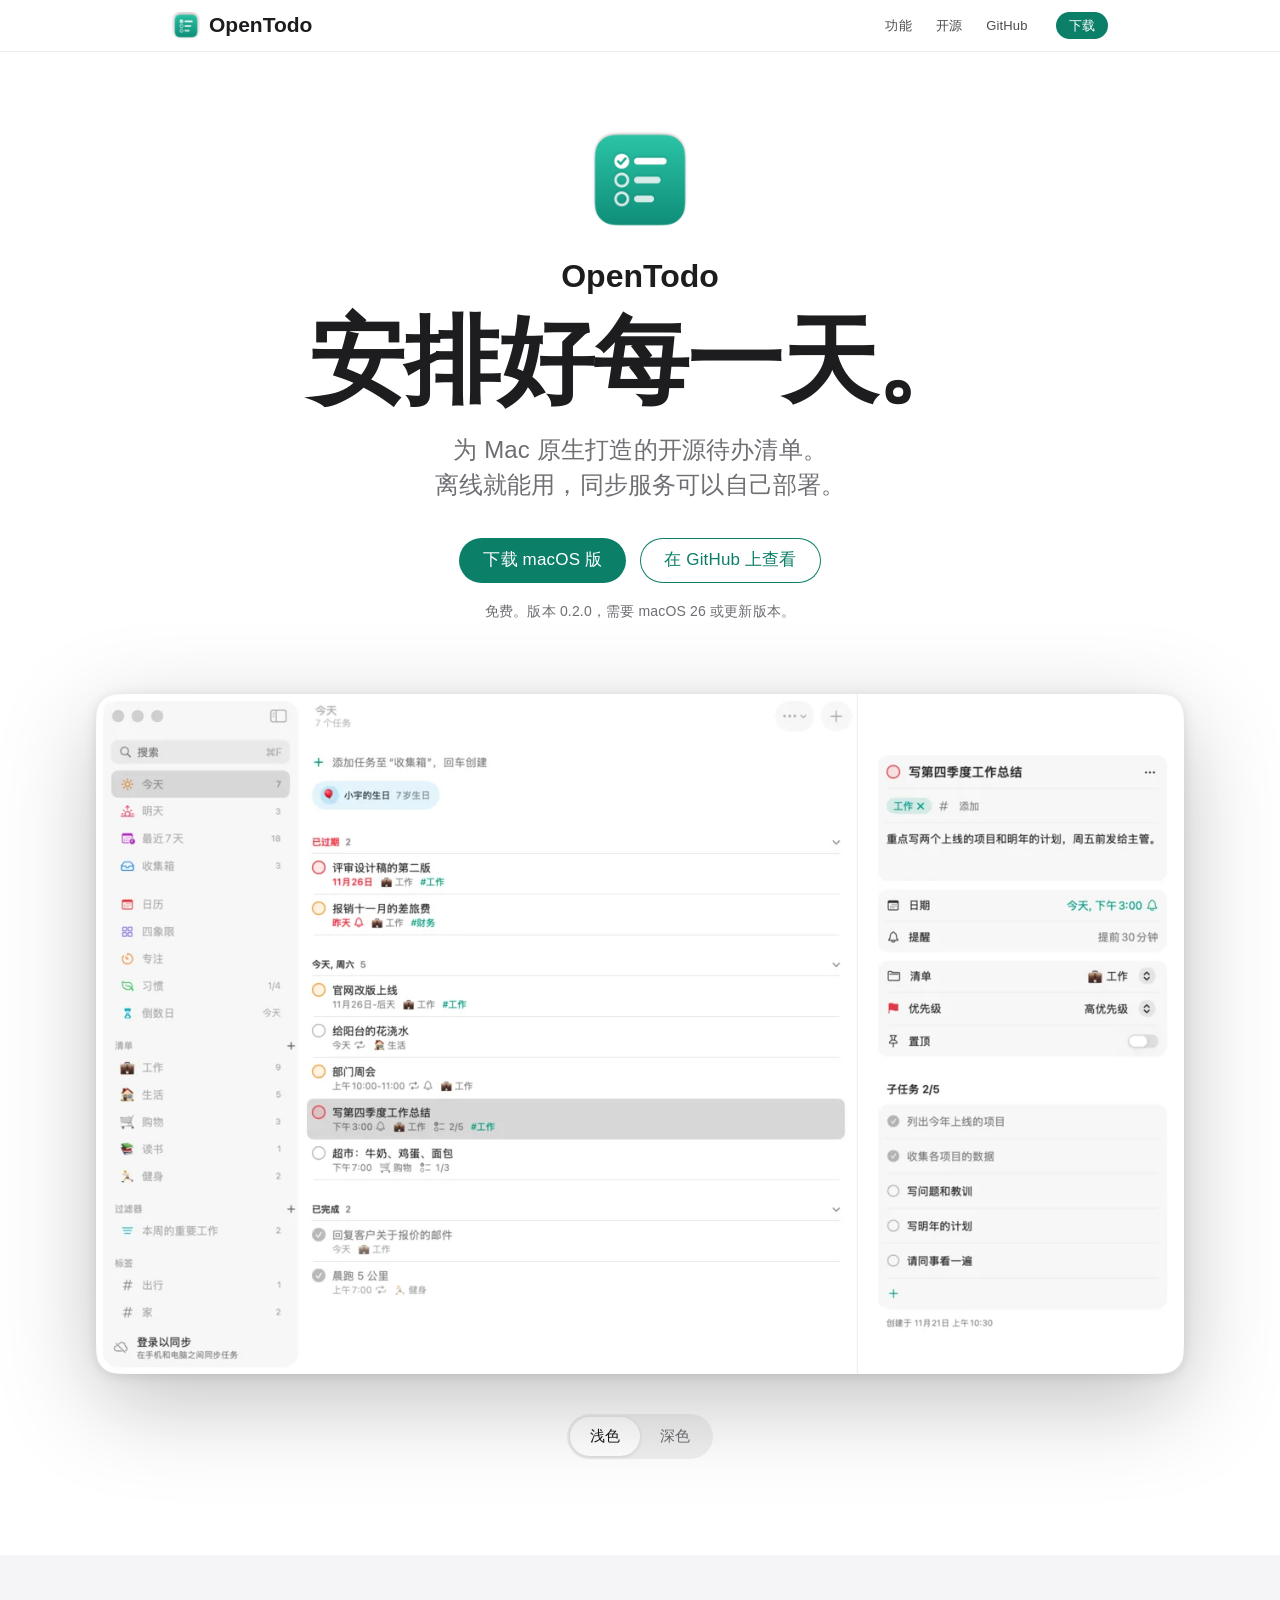
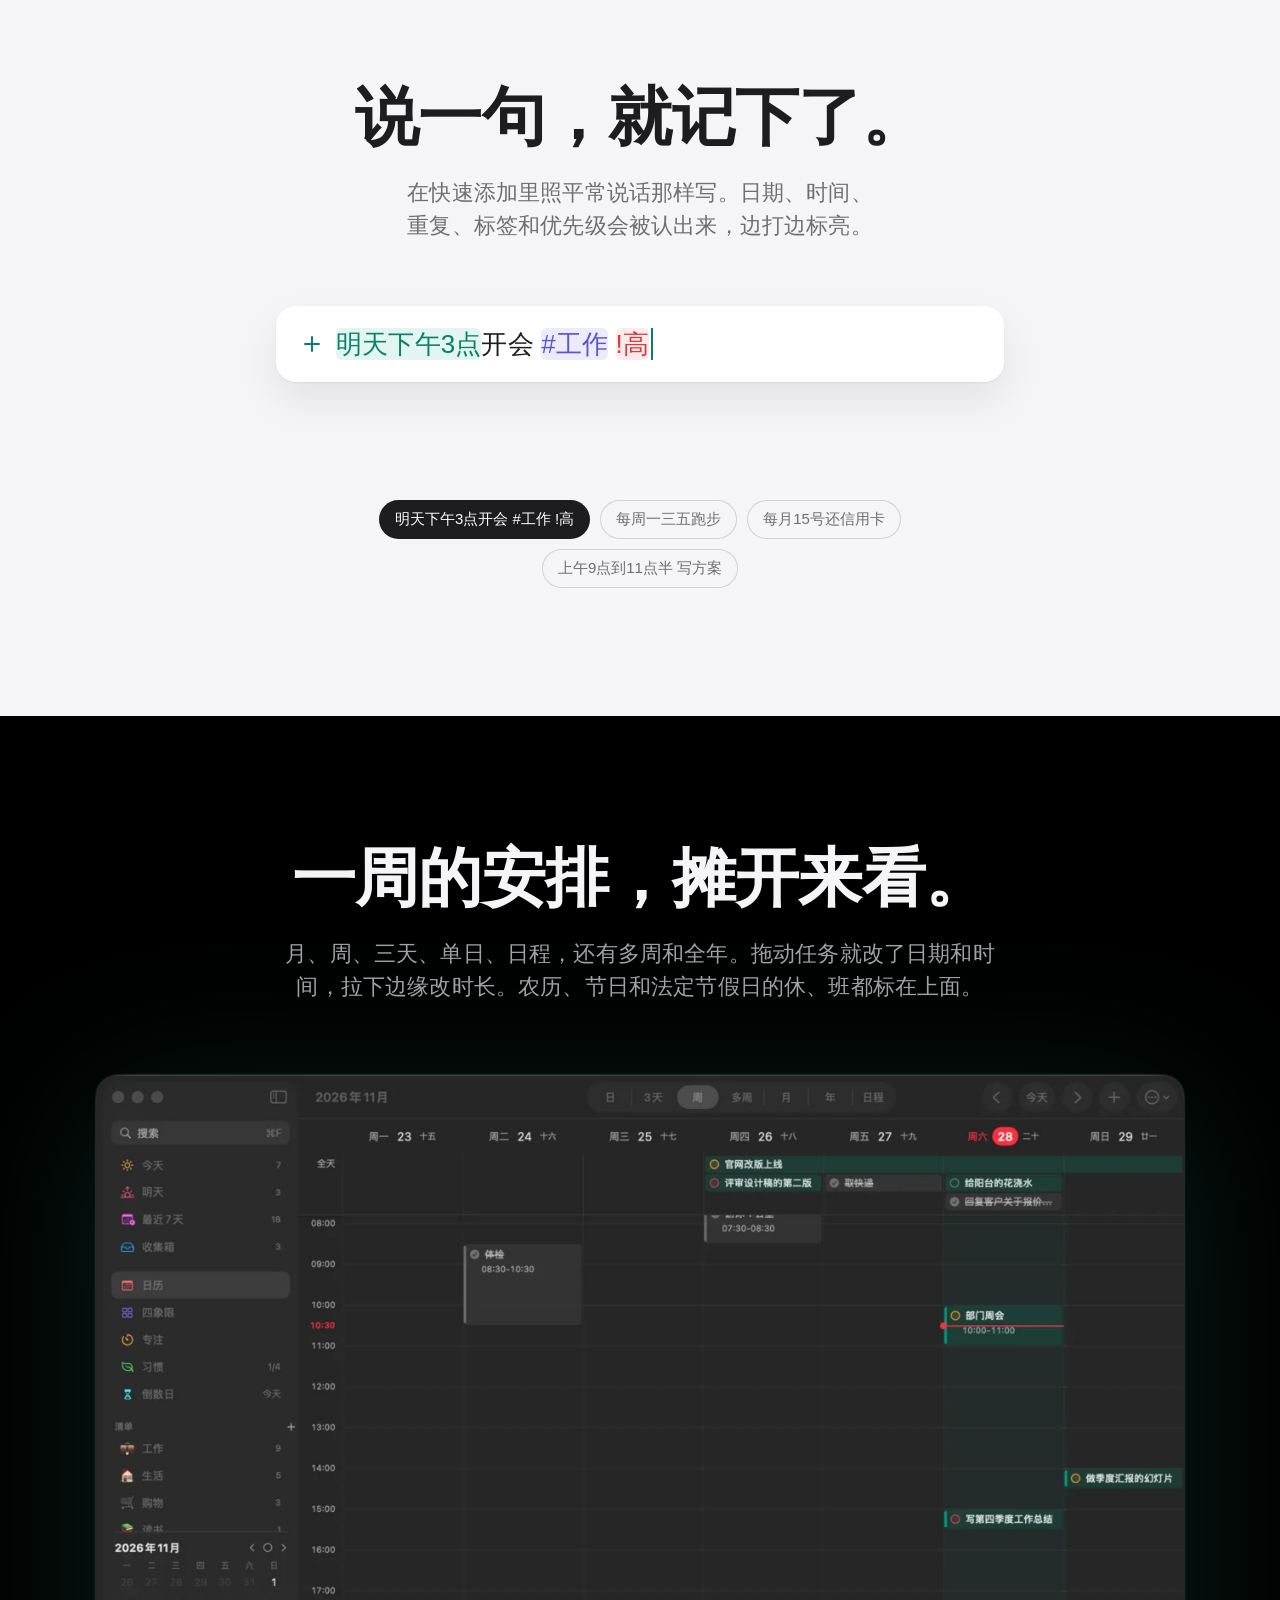
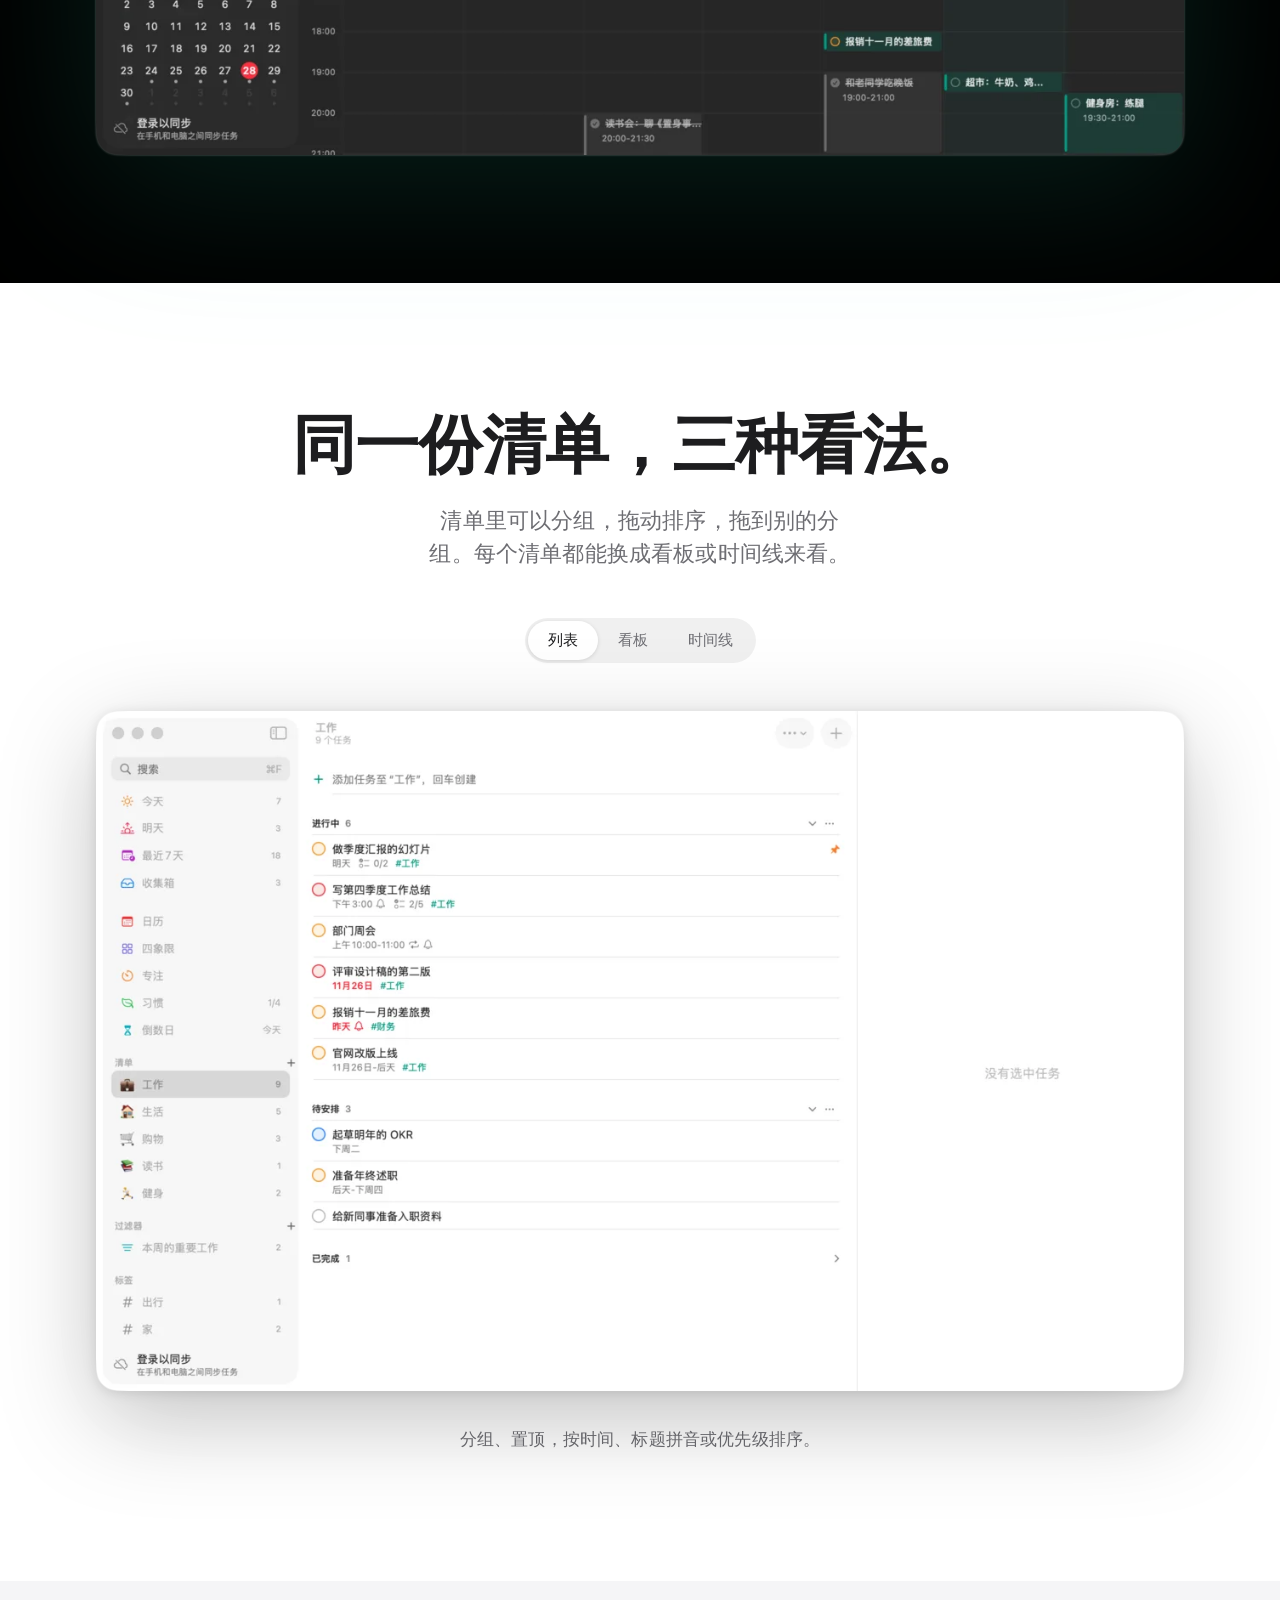
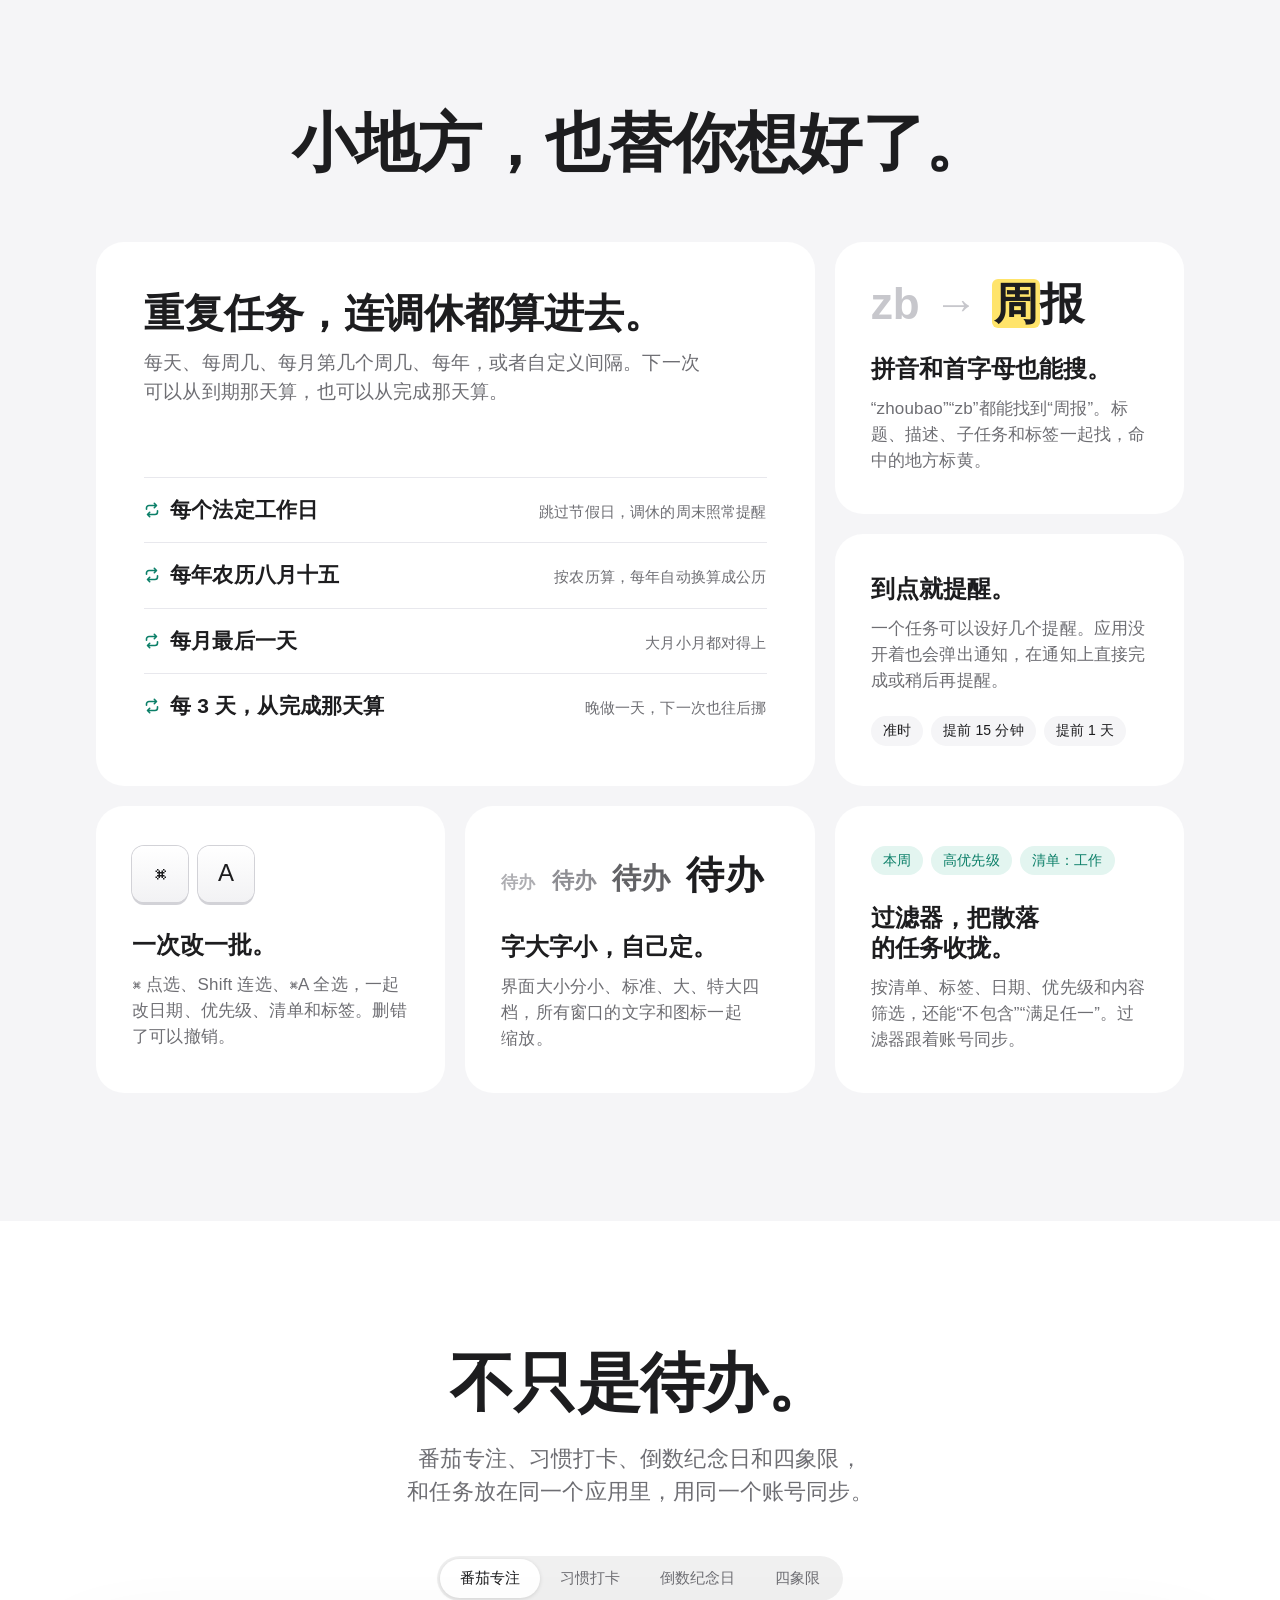
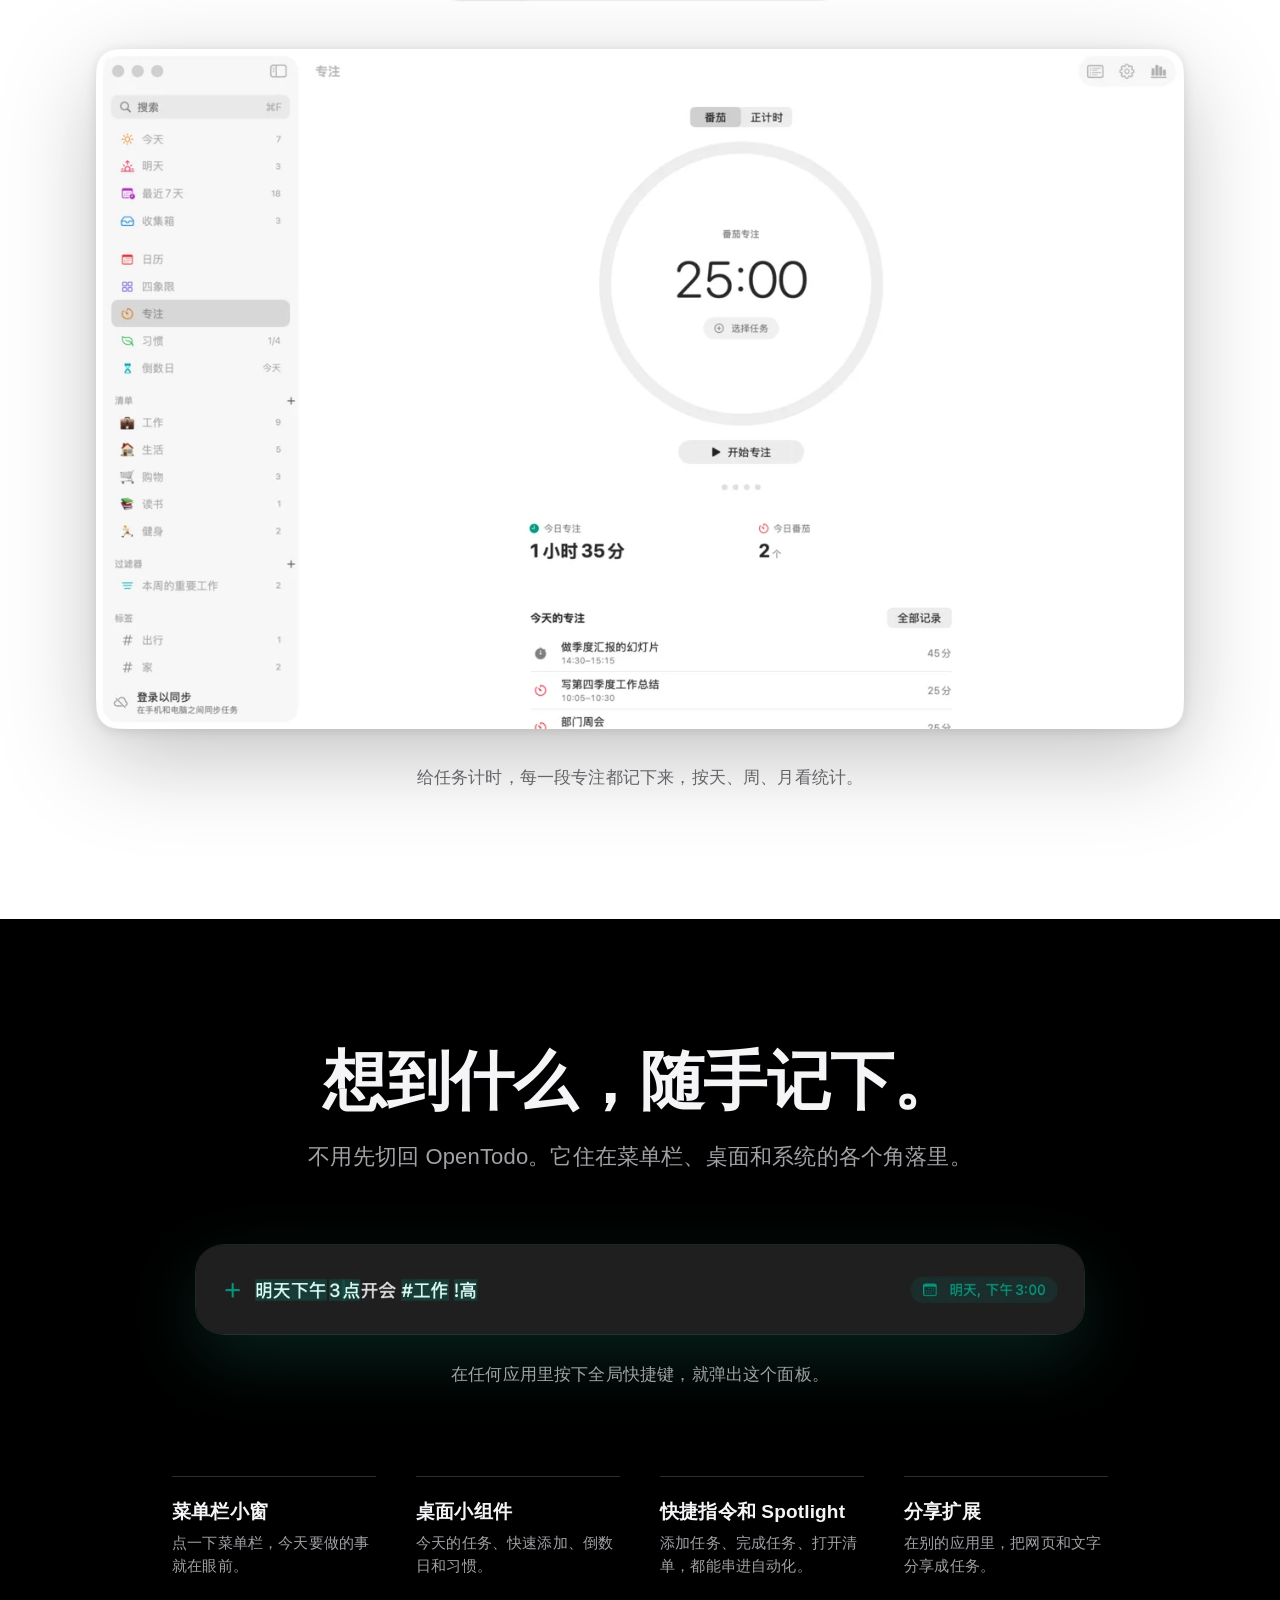
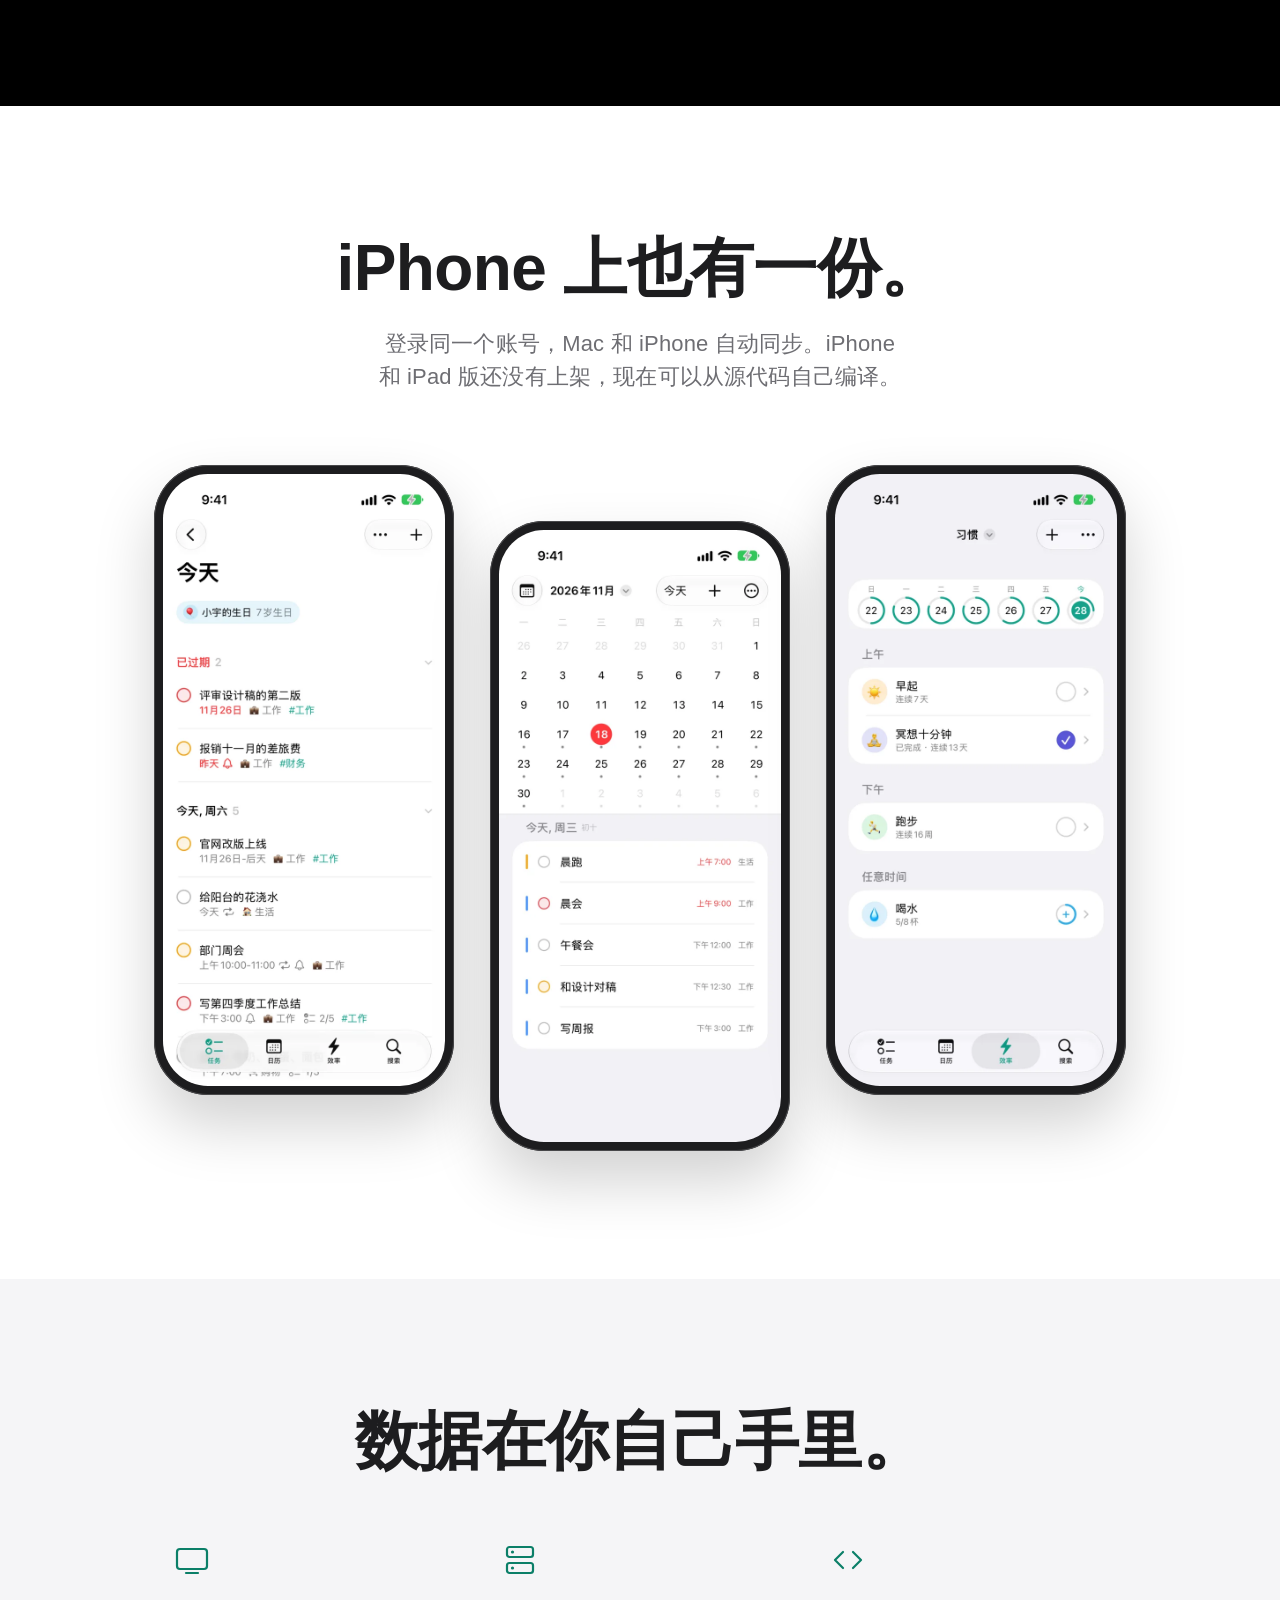
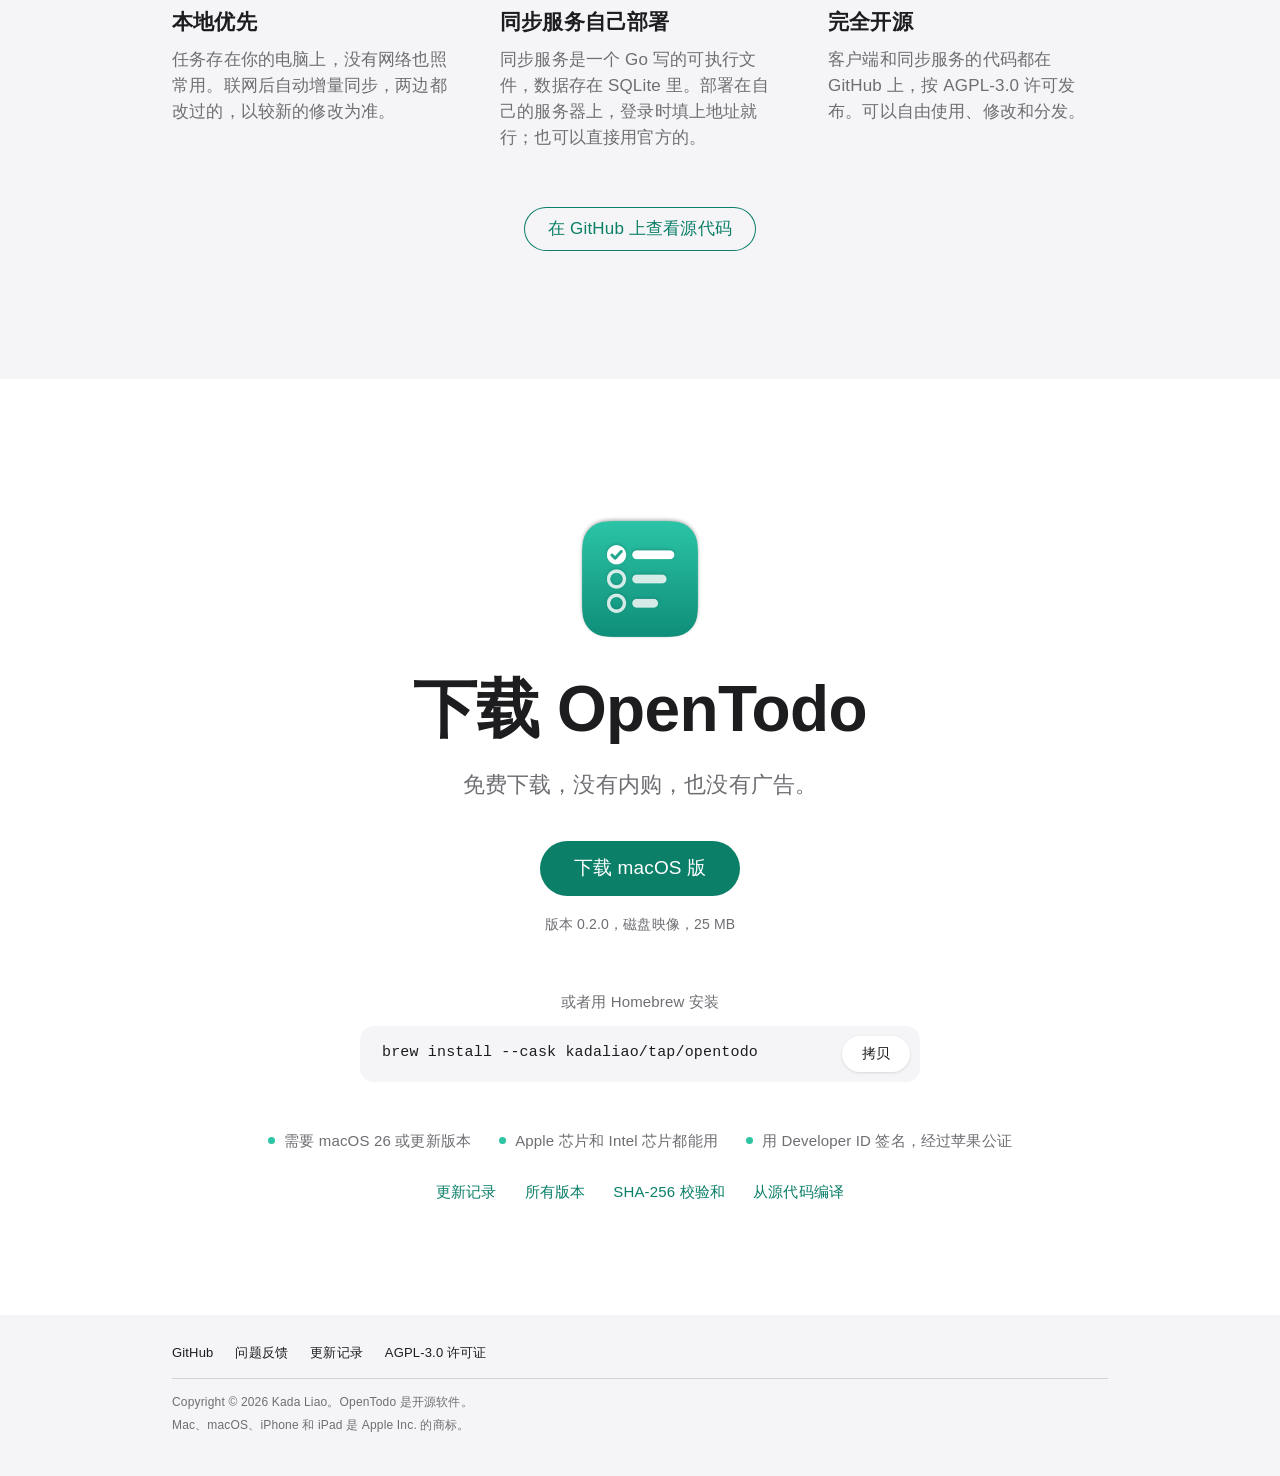
<file: site/index.html>
<!doctype html>
<html lang="zh-CN">
<head>
<meta charset="utf-8">
<meta name="viewport" content="width=device-width, initial-scale=1">
<title>OpenTodo：为 Mac 原生打造的开源待办清单</title>
<meta name="description" content="OpenTodo 是为 Mac 原生打造的开源待办清单。快速添加能听懂中文日期，日历、看板、时间线、番茄专注、习惯打卡一应俱全；离线可用，同步服务可以自己部署。">
<meta name="color-scheme" content="light dark">
<meta name="theme-color" content="#ffffff" media="(prefers-color-scheme: light)">
<meta name="theme-color" content="#000000" media="(prefers-color-scheme: dark)">
<link rel="icon" type="image/png" sizes="64x64" href="img/icon-64.png">
<link rel="apple-touch-icon" href="img/icon-180.png">
<meta property="og:type" content="website">
<meta property="og:title" content="OpenTodo：为 Mac 原生打造的开源待办清单">
<meta property="og:description" content="快速添加能听懂中文日期，离线可用，同步服务可以自己部署。免费、开源。">
<meta property="og:url" content="https://kadaliao.github.io/opentodo/">
<meta property="og:image" content="https://kadaliao.github.io/opentodo/img/og.jpg">
<meta property="og:image:width" content="1200">
<meta property="og:image:height" content="630">
<meta name="twitter:card" content="summary_large_image">
<meta name="twitter:image" content="https://kadaliao.github.io/opentodo/img/og.jpg">
<link rel="canonical" href="https://kadaliao.github.io/opentodo/">
<link rel="stylesheet" href="style.css">
</head>
<body>

<a class="skip" href="#main">跳到正文</a>

<header class="localnav">
  <div class="localnav-inner">
    <a class="brand" href="#top" aria-label="OpenTodo 首页">
      <img src="img/icon-64.png" width="28" height="28" alt="">
      <span>OpenTodo</span>
    </a>
    <nav class="localnav-links" aria-label="页面导航">
      <a href="#features">功能</a>
      <a href="#open">开源</a>
      <a href="https://github.com/kadaliao/opentodo">GitHub</a>
    </nav>
    <a class="pill" href="#download">下载</a>
  </div>
</header>

<main id="main">

<!-- Hero -->
<section class="band hero" id="top">
  <div class="wrap center">
    <img class="hero-icon" src="img/icon-256.png" width="112" height="112" alt="">
    <h1 class="hero-name">OpenTodo</h1>
    <p class="display">安排好每一天。</p>
    <p class="hero-sub">为 Mac 原生打造的开源待办清单。<br>离线就能用，同步服务可以自己部署。</p>
    <div class="cta-row">
      <a class="btn btn-primary js-dmg" href="https://github.com/kadaliao/opentodo/releases/download/v0.2.0/OpenTodo-0.2.0.dmg">下载 macOS 版</a>
      <a class="btn btn-secondary" href="https://github.com/kadaliao/opentodo">在 GitHub 上查看</a>
    </div>
    <p class="fine">免费。版本 <span data-version>0.2.0</span>，需要 macOS 26 或更新版本。</p>
  </div>
  <div class="hero-stage">
    <figure class="window-shot hero-shot">
      <img class="look-light" src="img/detail-light-1280.webp" srcset="img/detail-light-1280.webp 1280w, img/detail-light.webp 2560w" sizes="(min-width: 1180px) 1120px, 94vw" width="2560" height="1600" alt="OpenTodo 的主窗口：左边是清单，中间是今天的任务，右边是选中任务的详情和子任务">
      <img class="look-dark" src="img/detail-dark-1280.webp" srcset="img/detail-dark-1280.webp 1280w, img/detail-dark.webp 2560w" sizes="(min-width: 1180px) 1120px, 94vw" width="2560" height="1600" alt="深色外观下的主窗口" loading="lazy">
    </figure>
    <div class="segmented" role="group" aria-label="切换截图的外观">
      <button type="button" data-look="light" aria-pressed="true">浅色</button>
      <button type="button" data-look="dark" aria-pressed="false">深色</button>
    </div>
  </div>
</section>

<!-- Quick add: the one moving moment -->
<section class="band tone-mist" id="features">
  <div class="wrap center">
    <h2 class="headline">说一句，就记下了。</h2>
    <p class="lede">在快速添加里照平常说话那样写。日期、时间、重复、标签和优先级会被认出来，边打边标亮。</p>
  </div>
  <div class="qa" data-qa>
    <div class="qa-field" aria-hidden="true">
      <svg class="qa-plus" viewBox="0 0 20 20" width="20" height="20"><path d="M10 3v14M3 10h14" stroke="currentColor" stroke-width="2" stroke-linecap="round" fill="none"/></svg>
      <span class="qa-text"></span><span class="qa-caret"></span>
    </div>
    <div class="qa-result" aria-hidden="true">
      <span class="qa-check"></span>
      <span class="qa-title"></span>
      <span class="qa-chips"></span>
    </div>
    <p class="visually-hidden" aria-live="polite" data-qa-say></p>
    <div class="qa-examples" role="group" aria-label="换一句试试">
      <button type="button" aria-pressed="true">明天下午3点开会 #工作 !高</button>
      <button type="button" aria-pressed="false">每周一三五跑步</button>
      <button type="button" aria-pressed="false">每月15号还信用卡</button>
      <button type="button" aria-pressed="false">上午9点到11点半 写方案</button>
    </div>
  </div>
</section>

<!-- Calendar -->
<section class="band tone-night">
  <div class="wrap center">
    <h2 class="headline">一周的安排，摊开来看。</h2>
    <p class="lede">月、周、三天、单日、日程，还有多周和全年。拖动任务就改了日期和时间，拉下边缘改时长。农历、节日和法定节假日的休、班都标在上面。</p>
  </div>
  <figure class="window-shot wide-shot">
    <img src="img/cal-week-dark-1280.webp" srcset="img/cal-week-dark-1280.webp 1280w, img/cal-week-dark.webp 2560w" sizes="(min-width: 1180px) 1120px, 94vw" width="2560" height="1600" alt="日历的周视图：每天的任务按时间排开，日期旁标着农历" loading="lazy">
  </figure>
</section>

<!-- Views -->
<section class="band">
  <div class="wrap center">
    <h2 class="headline">同一份清单，三种看法。</h2>
    <p class="lede">清单里可以分组，拖动排序，拖到别的分组。每个清单都能换成看板或时间线来看。</p>
  </div>
  <div class="switcher" data-switcher>
    <div class="segmented" role="tablist" aria-label="显示方式">
      <button type="button" role="tab" aria-selected="true" aria-controls="view-list" id="tab-list">列表</button>
      <button type="button" role="tab" aria-selected="false" aria-controls="view-board" id="tab-board" tabindex="-1">看板</button>
      <button type="button" role="tab" aria-selected="false" aria-controls="view-timeline" id="tab-timeline" tabindex="-1">时间线</button>
    </div>
    <div class="switcher-stage">
      <figure class="window-shot" role="tabpanel" id="view-list" aria-labelledby="tab-list">
        <picture>
          <source media="(prefers-color-scheme: dark)" srcset="img/work-dark-1280.webp 1280w, img/work-dark.webp 2560w" sizes="(min-width: 1180px) 1120px, 94vw">
          <img src="img/work-light-1280.webp" srcset="img/work-light-1280.webp 1280w, img/work-light.webp 2560w" sizes="(min-width: 1180px) 1120px, 94vw" width="2560" height="1600" alt="“工作”清单分成“进行中”和“待安排”两组" loading="lazy">
        </picture>
        <figcaption>分组、置顶，按时间、标题拼音或优先级排序。</figcaption>
      </figure>
      <figure class="window-shot" role="tabpanel" id="view-board" aria-labelledby="tab-board" hidden>
        <picture>
          <source media="(prefers-color-scheme: dark)" srcset="img/board-dark-1280.webp 1280w, img/board-dark.webp 2560w" sizes="(min-width: 1180px) 1120px, 94vw">
          <img src="img/board-light-1280.webp" srcset="img/board-light-1280.webp 1280w, img/board-light.webp 2560w" sizes="(min-width: 1180px) 1120px, 94vw" width="2560" height="1600" alt="看板：每个分组是一列，任务卡片可以在列之间拖动" loading="lazy">
        </picture>
        <figcaption>每个分组一列，把卡片拖到下一列就是换了分组。</figcaption>
      </figure>
      <figure class="window-shot" role="tabpanel" id="view-timeline" aria-labelledby="tab-timeline" hidden>
        <picture>
          <source media="(prefers-color-scheme: dark)" srcset="img/timeline-dark-1280.webp 1280w, img/timeline-dark.webp 2560w" sizes="(min-width: 1180px) 1120px, 94vw">
          <img src="img/timeline-light-1280.webp" srcset="img/timeline-light-1280.webp 1280w, img/timeline-light.webp 2560w" sizes="(min-width: 1180px) 1120px, 94vw" width="2560" height="1600" alt="时间线：任务按开始和结束日期画成横条" loading="lazy">
        </picture>
        <figcaption>跨好几天的任务画成横条，前后能看好几个月。</figcaption>
      </figure>
    </div>
  </div>
</section>

<!-- Details -->
<section class="band tone-mist">
  <div class="wrap center">
    <h2 class="headline">小地方，也替你想好了。</h2>
  </div>
  <div class="bento">

    <article class="tile tile-repeat">
      <h3 class="tile-title">重复任务，连调休都算进去。</h3>
      <p class="tile-text">每天、每周几、每月第几个周几、每年，或者自定义间隔。下一次可以从到期那天算，也可以从完成那天算。</p>
      <ul class="rules">
        <li><span class="rule">每个法定工作日</span><span class="rule-note">跳过节假日，调休的周末照常提醒</span></li>
        <li><span class="rule">每年农历八月十五</span><span class="rule-note">按农历算，每年自动换算成公历</span></li>
        <li><span class="rule">每月最后一天</span><span class="rule-note">大月小月都对得上</span></li>
        <li><span class="rule">每 3 天，从完成那天算</span><span class="rule-note">晚做一天，下一次也往后挪</span></li>
      </ul>
    </article>

    <article class="tile tile-search">
      <p class="search-demo" aria-hidden="true"><span class="search-q">zb</span><span class="search-hit"><mark>周</mark>报</span></p>
      <h3 class="tile-title">拼音和首字母也能搜。</h3>
      <p class="tile-text">“zhoubao”“zb”都能找到“周报”。标题、描述、子任务和标签一起找，命中的地方标黄。</p>
    </article>

    <article class="tile tile-remind">
      <h3 class="tile-title">到点就提醒。</h3>
      <p class="tile-text">一个任务可以设好几个提醒。应用没开着也会弹出通知，在通知上直接完成或稍后再提醒。</p>
      <p class="chips" aria-label="提醒时间示例"><span class="chip">准时</span><span class="chip">提前 15 分钟</span><span class="chip">提前 1 天</span></p>
    </article>

    <article class="tile tile-multi">
      <p class="keys" aria-hidden="true"><kbd>⌘</kbd><kbd>A</kbd></p>
      <h3 class="tile-title">一次改一批。</h3>
      <p class="tile-text">⌘ 点选、Shift 连选、⌘A 全选，一起改日期、优先级、清单和标签。删错了可以撤销。</p>
    </article>

    <article class="tile tile-size">
      <p class="sizes" aria-hidden="true"><span>待办</span><span>待办</span><span>待办</span><span>待办</span></p>
      <h3 class="tile-title">字大字小，自己定。</h3>
      <p class="tile-text">界面大小分小、标准、大、特大四档，所有窗口的文字和图标一起缩放。</p>
    </article>

    <article class="tile tile-filter">
      <p class="chips" aria-hidden="true"><span class="chip chip-teal">本周</span><span class="chip chip-teal">高优先级</span><span class="chip chip-teal">清单：工作</span></p>
      <h3 class="tile-title">过滤器，把散落的任务收拢。</h3>
      <p class="tile-text">按清单、标签、日期、优先级和内容筛选，还能“不包含”“满足任一”。过滤器跟着账号同步。</p>
    </article>

  </div>
</section>

<!-- Efficiency modules -->
<section class="band">
  <div class="wrap center">
    <h2 class="headline">不只是待办。</h2>
    <p class="lede">番茄专注、习惯打卡、倒数纪念日和四象限，和任务放在同一个应用里，用同一个账号同步。</p>
  </div>
  <div class="switcher" data-switcher>
    <div class="segmented" role="tablist" aria-label="效率工具">
      <button type="button" role="tab" aria-selected="true" aria-controls="mod-focus" id="tab-focus">番茄专注</button>
      <button type="button" role="tab" aria-selected="false" aria-controls="mod-habits" id="tab-habits" tabindex="-1">习惯打卡</button>
      <button type="button" role="tab" aria-selected="false" aria-controls="mod-countdowns" id="tab-countdowns" tabindex="-1">倒数纪念日</button>
      <button type="button" role="tab" aria-selected="false" aria-controls="mod-matrix" id="tab-matrix" tabindex="-1">四象限</button>
    </div>
    <div class="switcher-stage">
      <figure class="window-shot" role="tabpanel" id="mod-focus" aria-labelledby="tab-focus">
        <picture>
          <source media="(prefers-color-scheme: dark)" srcset="img/focus-dark-1280.webp 1280w, img/focus-dark.webp 2560w" sizes="(min-width: 1180px) 1120px, 94vw">
          <img src="img/focus-light-1280.webp" srcset="img/focus-light-1280.webp 1280w, img/focus-light.webp 2560w" sizes="(min-width: 1180px) 1120px, 94vw" width="2560" height="1600" alt="番茄专注的计时器，正在为一个任务计时" loading="lazy">
        </picture>
        <figcaption>给任务计时，每一段专注都记下来，按天、周、月看统计。</figcaption>
      </figure>
      <figure class="window-shot" role="tabpanel" id="mod-habits" aria-labelledby="tab-habits" hidden>
        <picture>
          <source media="(prefers-color-scheme: dark)" srcset="img/habits-dark-1280.webp 1280w, img/habits-dark.webp 2560w" sizes="(min-width: 1180px) 1120px, 94vw">
          <img src="img/habits-light-1280.webp" srcset="img/habits-light-1280.webp 1280w, img/habits-light.webp 2560w" sizes="(min-width: 1180px) 1120px, 94vw" width="2560" height="1600" alt="习惯打卡：今天要打卡的习惯和连续天数" loading="lazy">
        </picture>
        <figcaption>每天打个勾，看连续了多少天，整个月的记录排成月历。</figcaption>
      </figure>
      <figure class="window-shot" role="tabpanel" id="mod-countdowns" aria-labelledby="tab-countdowns" hidden>
        <picture>
          <source media="(prefers-color-scheme: dark)" srcset="img/countdowns-dark-1280.webp 1280w, img/countdowns-dark.webp 2560w" sizes="(min-width: 1180px) 1120px, 94vw">
          <img src="img/countdowns-light-1280.webp" srcset="img/countdowns-light-1280.webp 1280w, img/countdowns-light.webp 2560w" sizes="(min-width: 1180px) 1120px, 94vw" width="2560" height="1600" alt="倒数纪念日的卡片：离生日和纪念日还有几天" loading="lazy">
        </picture>
        <figcaption>生日、纪念日、还有几天。支持农历，生日会算上岁数。</figcaption>
      </figure>
      <figure class="window-shot" role="tabpanel" id="mod-matrix" aria-labelledby="tab-matrix" hidden>
        <picture>
          <source media="(prefers-color-scheme: dark)" srcset="img/matrix-dark-1280.webp 1280w, img/matrix-dark.webp 2560w" sizes="(min-width: 1180px) 1120px, 94vw">
          <img src="img/matrix-light-1280.webp" srcset="img/matrix-light-1280.webp 1280w, img/matrix-light.webp 2560w" sizes="(min-width: 1180px) 1120px, 94vw" width="2560" height="1600" alt="四象限：任务按重要和紧急分在四格里" loading="lazy">
        </picture>
        <figcaption>按重要和紧急把任务分进四格，先做该先做的。</figcaption>
      </figure>
    </div>
  </div>
</section>

<!-- System integration -->
<section class="band tone-night">
  <div class="wrap center">
    <h2 class="headline">想到什么，随手记下。</h2>
    <p class="lede">不用先切回 OpenTodo。它住在菜单栏、桌面和系统的各个角落里。</p>
  </div>
  <figure class="panel-shot">
    <img src="img/quick-panel.webp" width="1275" height="127" alt="快速添加面板：输入“明天下午3点开会 #工作 !高”，右边已经认出“明天，下午 3:00”" loading="lazy">
    <figcaption>在任何应用里按下全局快捷键，就弹出这个面板。</figcaption>
  </figure>
  <ul class="anywhere">
    <li><h3>菜单栏小窗</h3><p>点一下菜单栏，今天要做的事就在眼前。</p></li>
    <li><h3>桌面小组件</h3><p>今天的任务、快速添加、倒数日和习惯。</p></li>
    <li><h3>快捷指令和 Spotlight</h3><p>添加任务、完成任务、打开清单，都能串进自动化。</p></li>
    <li><h3>分享扩展</h3><p>在别的应用里，把网页和文字分享成任务。</p></li>
  </ul>
</section>

<!-- iPhone -->
<section class="band devices">
  <div class="wrap center">
    <h2 class="headline">iPhone 上也有一份。</h2>
    <p class="lede">登录同一个账号，Mac 和 iPhone 自动同步。iPhone 和 iPad 版还没有上架，现在可以从源代码自己编译。</p>
  </div>
  <div class="phones">
    <figure class="phone"><picture><source media="(prefers-color-scheme: dark)" srcset="img/iphone-today-dark.webp"><img src="img/iphone-today.webp" width="1260" height="2736" alt="iPhone 上的“今天”清单" loading="lazy"></picture></figure>
    <figure class="phone"><picture><source media="(prefers-color-scheme: dark)" srcset="img/iphone-cal-dark.webp"><img src="img/iphone-cal.webp" width="1260" height="2736" alt="iPhone 上的月历" loading="lazy"></picture></figure>
    <figure class="phone"><picture><source media="(prefers-color-scheme: dark)" srcset="img/iphone-habits-dark.webp"><img src="img/iphone-habits.webp" width="1260" height="2736" alt="iPhone 上的习惯打卡" loading="lazy"></picture></figure>
  </div>
</section>

<!-- Open -->
<section class="band tone-mist" id="open">
  <div class="wrap center">
    <h2 class="headline">数据在你自己手里。</h2>
  </div>
  <div class="pillars">
    <div class="pillar">
      <svg viewBox="0 0 40 40" width="40" height="40" aria-hidden="true"><rect x="5" y="9" width="30" height="20" rx="3" fill="none" stroke="currentColor" stroke-width="2.2"/><path d="M14 33h12" stroke="currentColor" stroke-width="2.2" stroke-linecap="round"/></svg>
      <h3>本地优先</h3>
      <p>任务存在你的电脑上，没有网络也照常用。联网后自动增量同步，两边都改过的，以较新的修改为准。</p>
    </div>
    <div class="pillar">
      <svg viewBox="0 0 40 40" width="40" height="40" aria-hidden="true"><rect x="7" y="7" width="26" height="10" rx="2.5" fill="none" stroke="currentColor" stroke-width="2.2"/><rect x="7" y="23" width="26" height="10" rx="2.5" fill="none" stroke="currentColor" stroke-width="2.2"/><circle cx="12.5" cy="12" r="1.6" fill="currentColor"/><circle cx="12.5" cy="28" r="1.6" fill="currentColor"/></svg>
      <h3>同步服务自己部署</h3>
      <p>同步服务是一个 Go 写的可执行文件，数据存在 SQLite 里。部署在自己的服务器上，登录时填上地址就行；也可以直接用官方的。</p>
    </div>
    <div class="pillar">
      <svg viewBox="0 0 40 40" width="40" height="40" aria-hidden="true"><path d="M15 12l-8 8 8 8M25 12l8 8-8 8" fill="none" stroke="currentColor" stroke-width="2.2" stroke-linecap="round" stroke-linejoin="round"/></svg>
      <h3>完全开源</h3>
      <p>客户端和同步服务的代码都在 GitHub 上，按 AGPL-3.0 许可发布。可以自由使用、修改和分发。</p>
    </div>
  </div>
  <div class="center">
    <a class="btn btn-secondary" href="https://github.com/kadaliao/opentodo">在 GitHub 上查看源代码</a>
  </div>
</section>

<!-- Download -->
<section class="band download" id="download">
  <div class="wrap center">
    <img class="dl-icon" src="img/icon-256.png" width="144" height="144" alt="">
    <h2 class="headline">下载 OpenTodo</h2>
    <p class="lede">免费下载，没有内购，也没有广告。</p>
    <a class="btn btn-primary btn-large js-dmg" href="https://github.com/kadaliao/opentodo/releases/download/v0.2.0/OpenTodo-0.2.0.dmg">下载 macOS 版</a>
    <p class="fine">版本 <span data-version>0.2.0</span>，磁盘映像，<span data-size>25 MB</span></p>

    <div class="brew">
      <p class="brew-label">或者用 Homebrew 安装</p>
      <div class="brew-box">
        <code id="brew-cmd">brew install --cask kadaliao/tap/opentodo</code>
        <button type="button" class="copy" data-copy="#brew-cmd">拷贝</button>
      </div>
    </div>

    <ul class="facts">
      <li>需要 macOS 26 或更新版本</li>
      <li>Apple 芯片和 Intel 芯片都能用</li>
      <li>用 Developer ID 签名，经过苹果公证</li>
    </ul>
    <p class="dl-links">
      <a href="https://github.com/kadaliao/opentodo/blob/main/CHANGELOG.md">更新记录</a>
      <a href="https://github.com/kadaliao/opentodo/releases">所有版本</a>
      <a class="js-sums" href="https://github.com/kadaliao/opentodo/releases/download/v0.2.0/SHA256SUMS">SHA-256 校验和</a>
      <a href="https://github.com/kadaliao/opentodo#开发">从源代码编译</a>
    </p>
  </div>
</section>

</main>

<footer class="footer">
  <div class="wrap">
    <p class="footer-links">
      <a href="https://github.com/kadaliao/opentodo">GitHub</a>
      <a href="https://github.com/kadaliao/opentodo/issues">问题反馈</a>
      <a href="https://github.com/kadaliao/opentodo/blob/main/CHANGELOG.md">更新记录</a>
      <a href="https://github.com/kadaliao/opentodo/blob/main/LICENSE">AGPL-3.0 许可证</a>
    </p>
    <p>Copyright © 2026 Kada Liao。OpenTodo 是开源软件。</p>
    <p>Mac、macOS、iPhone 和 iPad 是 Apple Inc. 的商标。</p>
  </div>
</footer>

<script src="main.js" defer></script>
</body>
</html>
</file>
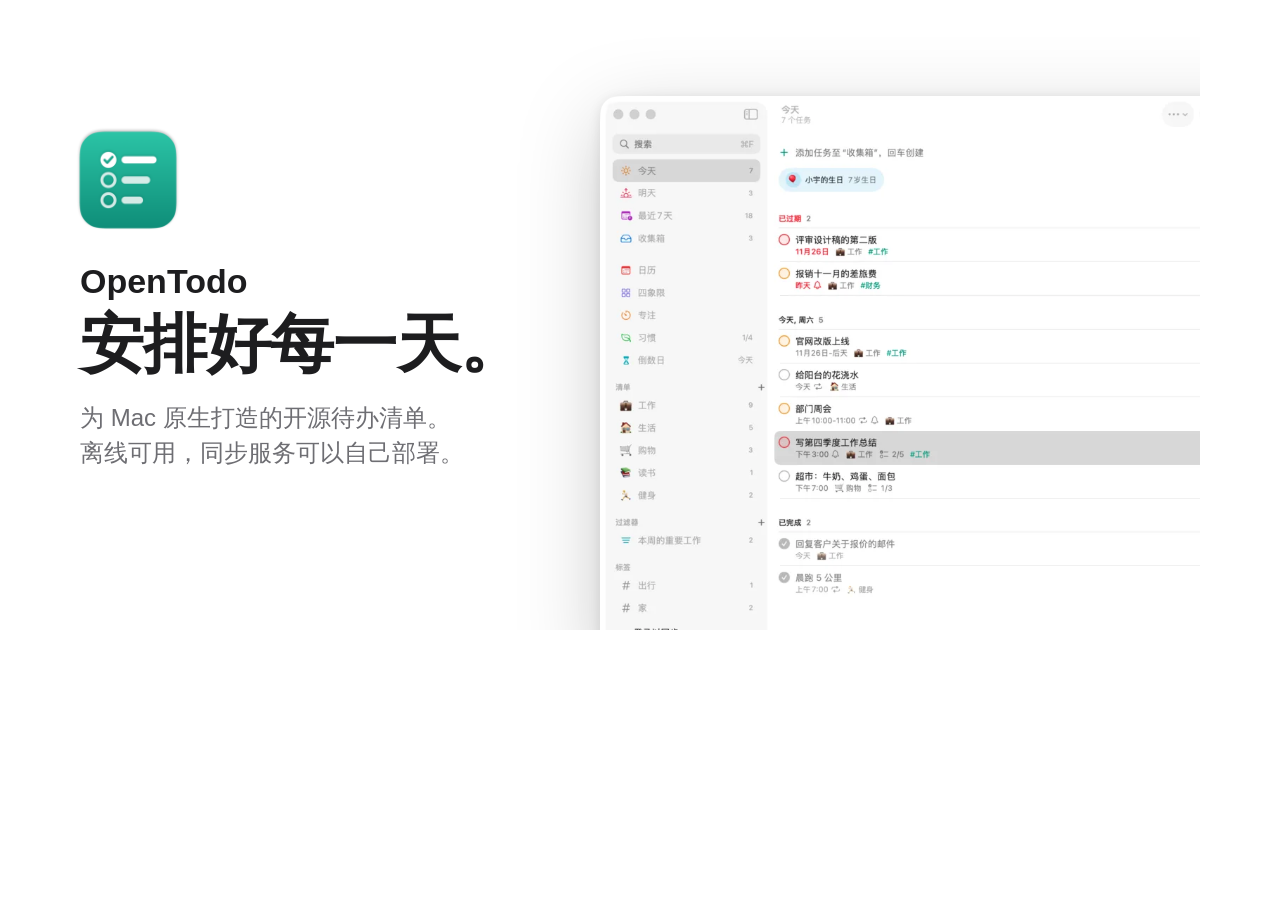
<file: site/scripts/og.html>
<!doctype html>
<!-- 分享预览图（og.png，1200×630）的模板：site/scripts/images.sh 用无头 Chrome 把它截成图 -->
<html lang="zh-CN"><head><meta charset="utf-8">
<style>
  html, body { margin: 0; width: 1200px; height: 630px; overflow: hidden; background: #fff; }
  body { font-family: -apple-system, "PingFang SC", sans-serif; color: #1d1d1f; position: relative; }
  .text { position: absolute; left: 80px; top: 120px; width: 470px; }
  .text img { width: 120px; height: 120px; margin-left: -12px; }
  .name { margin-top: 18px; font-size: 34px; font-weight: 600; }
  .line { margin-top: 8px; font-size: 64px; font-weight: 700; letter-spacing: -0.01em; line-height: 1.1; }
  .sub { margin-top: 22px; font-size: 24px; color: #6e6e73; line-height: 1.45; }
  .shot { position: absolute; left: 600px; top: 96px; width: 900px;
          filter: drop-shadow(0 24px 40px rgba(0,0,0,.2)) drop-shadow(0 2px 6px rgba(0,0,0,.1)); }
</style></head>
<body>
  <div class="text">
    <img src="../img/icon-256.png" alt="">
    <div class="name">OpenTodo</div>
    <div class="line">安排好每一天。</div>
    <div class="sub">为 Mac 原生打造的开源待办清单。<br>离线可用，同步服务可以自己部署。</div>
  </div>
  <img class="shot" src="../img/detail-light-1280.webp" alt="">
</body></html>
</file>
<file: site/style.css>
/* OpenTodo 产品页。配色取自应用图标的青绿色，其余是苹果产品页的白、浅灰和纯黑。
   系统是深色模式时整页换成深色（文件末尾），截图也换成深色外观的那一套。 */

:root {
  --ink: #1d1d1f;
  --ink-2: #6e6e73;
  --paper: #ffffff;
  --mist: #f5f5f7;
  --night: #000000;
  --night-ink: #f5f5f7;
  --night-ink-2: #a1a1a6;
  color-scheme: light dark;
  --teal: #0b7f68;          /* 白底上的链接、图标和文字 */
  --fill: #0b7f68;          /* 按钮底色，白字对比度 5:1 */
  --fill-press: #096a57;
  --teal-bright: #2cc4a2;   /* 黑底上的强调色，取自图标顶部 */
  --teal-wash: #e3f5f0;
  --tag: #5a54d6;
  --tag-wash: #ecebfb;
  --prio: #d93a3f;
  --prio-wash: #fdeaea;
  --hit: #ffe46b;
  --card: #ffffff;          /* 浅灰底上浮起来的卡片、输入框 */
  --line: #e8e8ed;
  --line-strong: #d2d2d7;
  --faint: #c7c7cc;
  --nav-bg: rgba(255, 255, 255, 0.72);
  --nav-line: rgba(0, 0, 0, 0.08);
  --seg-bg: rgba(0, 0, 0, 0.06);
  --key-top: #ffffff;
  --key-bottom: #f2f2f4;
  --size-1: #aeaeb2;
  --size-2: #8e8e93;
  --size-3: #636366;
  --shot-shadow: drop-shadow(0 28px 48px rgba(0, 0, 0, 0.22)) drop-shadow(0 2px 6px rgba(0, 0, 0, 0.12));
  --shot-glow: drop-shadow(0 0 1px rgba(255, 255, 255, 0.35)) drop-shadow(0 30px 80px rgba(44, 196, 162, 0.16));

  --font: -apple-system, BlinkMacSystemFont, "SF Pro Display", "SF Pro Text",
    "PingFang SC", "Hiragino Sans GB", "Microsoft YaHei", "Noto Sans SC",
    "Helvetica Neue", Arial, sans-serif;
  --wrap: 980px;
  --stage: 1120px;
  --nav-h: 52px;
}

*, *::before, *::after { box-sizing: border-box; }

html {
  -webkit-text-size-adjust: 100%;
  scroll-padding-top: var(--nav-h);
}
@media (prefers-reduced-motion: no-preference) {
  html { scroll-behavior: smooth; }
}

body {
  margin: 0;
  background: var(--paper);
  color: var(--ink);
  font-family: var(--font);
  font-size: 17px;
  line-height: 1.53;
  letter-spacing: 0.01em;
  -webkit-font-smoothing: antialiased;
  -moz-osx-font-smoothing: grayscale;
  overflow-x: hidden;
}

img, picture { display: block; max-width: 100%; height: auto; }
figure { margin: 0; }
h1, h2, h3, p, ul { margin: 0; }
h1, h2, h3, .display, .lede, .hero-sub, figcaption { text-wrap: balance; }
p { text-wrap: pretty; }
ul { padding: 0; list-style: none; }
button { font: inherit; color: inherit; }

a { color: var(--teal); text-decoration: none; }
a:hover { text-decoration: underline; }

:focus-visible {
  outline: 2px solid var(--teal-bright);
  outline-offset: 3px;
  border-radius: 6px;
}

.visually-hidden {
  position: absolute !important;
  width: 1px; height: 1px;
  overflow: hidden; clip: rect(0 0 0 0);
  white-space: nowrap;
}

.skip {
  position: absolute; left: 16px; top: -60px; z-index: 100;
  padding: 8px 14px; border-radius: 8px;
  background: var(--ink); color: var(--paper);
}
.skip:focus { top: 8px; }

/* ---------- Local nav ---------- */

.localnav {
  position: sticky; top: 0; z-index: 50;
  height: var(--nav-h);
  background: var(--nav-bg);
  -webkit-backdrop-filter: saturate(180%) blur(20px);
  backdrop-filter: saturate(180%) blur(20px);
  border-bottom: 1px solid var(--nav-line);
}
.localnav-inner {
  max-width: var(--wrap);
  height: 100%;
  margin: 0 auto;
  padding: 0 22px;
  display: flex; align-items: center; gap: 28px;
}
.brand {
  display: flex; align-items: center; gap: 9px;
  margin-right: auto;
  color: var(--ink);
  font-size: 21px; font-weight: 600; letter-spacing: 0;
}
.brand:hover { text-decoration: none; }
.brand img { border-radius: 7px; }
.localnav-links { display: flex; gap: 24px; font-size: 13px; }
.localnav-links a { color: var(--ink); opacity: 0.8; }
.localnav-links a:hover { opacity: 1; text-decoration: none; }
.pill {
  padding: 4px 13px;
  border-radius: 980px;
  background: var(--fill);
  color: #fff;
  font-size: 13px; font-weight: 500;
}
.pill:hover { background: var(--fill-press); text-decoration: none; }

/* ---------- Bands (page sections) ---------- */

.band { padding: 128px 0; }
.tone-mist { background: var(--mist); }
.tone-night { background: var(--night); color: var(--night-ink); }

.wrap {
  max-width: var(--wrap);
  margin: 0 auto;
  padding: 0 22px;
}
.center { text-align: center; }

.display {
  font-size: clamp(48px, 9vw, 96px);
  font-weight: 700;
  line-height: 1.04;
  letter-spacing: -0.015em;
}
.headline {
  font-size: clamp(36px, 6vw, 64px);
  font-weight: 700;
  line-height: 1.08;
  letter-spacing: -0.01em;
}
.lede {
  max-width: 34em;
  margin: 24px auto 0;
  color: var(--ink-2);
  font-size: clamp(19px, 2.1vw, 22px);
  line-height: 1.5;
}
.tone-night .lede { color: var(--night-ink-2); }
.fine { margin-top: 18px; color: var(--ink-2); font-size: 14px; }

/* ---------- Buttons ---------- */

.btn {
  display: inline-block;
  padding: 12px 24px;
  border-radius: 980px;
  font-size: 17px; font-weight: 500; line-height: 1.2;
  transition: background-color 0.2s, color 0.2s;
}
.btn:hover { text-decoration: none; }
.btn-primary { background: var(--fill); color: #fff; }
.btn-primary:hover { background: var(--fill-press); }
.btn-secondary { color: var(--teal); box-shadow: inset 0 0 0 1px var(--teal); }
.btn-secondary:hover { background: var(--fill); color: #fff; box-shadow: inset 0 0 0 1px var(--fill); }
.btn-large { padding: 16px 34px; font-size: 19px; }

/* ---------- Hero ---------- */

.hero { padding: 72px 0 96px; overflow: hidden; }
.hero-icon { margin: 0 auto 16px; }
.hero-name {
  font-size: clamp(24px, 3vw, 32px);
  font-weight: 600;
  letter-spacing: 0;
  margin-bottom: 10px;
}
.hero-sub {
  margin: 22px auto 0;
  color: var(--ink-2);
  font-size: clamp(19px, 2.1vw, 24px);
  line-height: 1.45;
}
.cta-row {
  display: flex; flex-wrap: wrap; justify-content: center; gap: 14px;
  margin-top: 36px;
}
.hero-stage {
  max-width: var(--stage);
  margin: 72px auto 0;
  padding: 0 16px;
  text-align: center;
}

/* ---------- Window screenshots ---------- */

.window-shot img {
  width: 100%;
  filter: var(--shot-shadow);
}
.tone-night .window-shot img { filter: var(--shot-glow); }

/* 主截图默认跟着系统外观；点了“浅色”“深色”就用 data-appearance 定下来 */
.hero-shot { display: grid; }
.hero-shot img { grid-area: 1 / 1; transition: opacity 0.45s ease; }
.hero-shot .look-dark { opacity: 0; }
.hero-shot[data-appearance="dark"] .look-light { opacity: 0; }
.hero-shot[data-appearance="dark"] .look-dark { opacity: 1; }
@media (prefers-color-scheme: dark) {
  .hero-shot:not([data-appearance="light"]) .look-light { opacity: 0; }
  .hero-shot:not([data-appearance="light"]) .look-dark { opacity: 1; }
}

/* 主截图跟着滚动从稍小放大到原尺寸（只在支持滚动驱动动画、没关动效时） */
@supports (animation-timeline: view()) {
  @media (prefers-reduced-motion: no-preference) {
    .hero-shot {
      animation: hero-rise linear both;
      animation-timeline: view();
      animation-range: entry 10% cover 45%;
    }
    @keyframes hero-rise {
      from { transform: scale(0.86) translateY(24px); }
      to { transform: none; }
    }
  }
}

.wide-shot {
  max-width: var(--stage);
  margin: 72px auto 0;
  padding: 0 16px;
}

/* ---------- Segmented control ---------- */

.segmented {
  display: inline-flex;
  margin-top: 40px;
  padding: 3px;
  border-radius: 980px;
  background: var(--seg-bg);
}
.segmented button {
  border: 0;
  padding: 8px 20px;
  border-radius: 980px;
  background: transparent;
  color: var(--ink-2);
  font-size: 15px; font-weight: 500;
  cursor: pointer;
  transition: background-color 0.25s, color 0.25s, box-shadow 0.25s;
}
.segmented button:hover { color: var(--ink); }
.segmented [aria-pressed="true"],
.segmented [aria-selected="true"] {
  background: var(--card);
  color: var(--ink);
  box-shadow: 0 1px 4px rgba(0, 0, 0, 0.12);
}

/* ---------- Tab switchers (views, modules) ---------- */

.switcher {
  max-width: var(--stage);
  margin: 8px auto 0;
  padding: 0 16px;
  text-align: center;
}
.switcher-stage { margin-top: 48px; }
.switcher-stage [role="tabpanel"][hidden] { display: none; }
.switcher-stage figcaption {
  margin-top: 36px;
  color: var(--ink-2);
  font-size: 17px;
}
@media (prefers-reduced-motion: no-preference) {
  .switcher-stage [role="tabpanel"] { animation: panel-in 0.4s ease; }
  @keyframes panel-in { from { opacity: 0; } to { opacity: 1; } }
}

/* ---------- Quick add demo ---------- */

.qa {
  max-width: 760px;
  margin: 64px auto 0;
  padding: 0 16px;
}
.qa-field {
  display: flex; align-items: center; gap: 14px;
  min-height: 76px;
  padding: 18px 26px;
  border-radius: 20px;
  background: var(--card);
  box-shadow: 0 1px 2px rgba(0, 0, 0, 0.05), 0 18px 40px rgba(0, 0, 0, 0.08);
  font-size: clamp(19px, 3vw, 26px);
  line-height: 1.4;
  text-align: left;
}
.qa-plus { flex: none; color: var(--teal); }
.qa-text { white-space: pre-wrap; }
.qa-text .t-date { color: var(--teal); background: var(--teal-wash); }
.qa-text .t-tag { color: var(--tag); background: var(--tag-wash); }
.qa-text .t-prio { color: var(--prio); background: var(--prio-wash); }
.qa-text span { border-radius: 6px; padding: 1px 0; transition: background-color 0.2s; }
.qa-caret {
  flex: none;
  width: 2px; height: 1.25em;
  margin-left: -12px;
  background: var(--teal);
  animation: caret 1.05s steps(1) infinite;
}
@keyframes caret { 50% { opacity: 0; } }

.qa-result {
  display: flex; flex-wrap: wrap; align-items: center; gap: 10px 14px;
  min-height: 64px;
  margin: 18px 12px 0;
  padding: 14px 18px;
  border-radius: 16px;
  text-align: left;
  opacity: 0;
  transform: translateY(8px);
  transition: opacity 0.35s ease, transform 0.35s ease;
}
.qa-result.is-shown { opacity: 1; transform: none; }
.qa-check {
  flex: none;
  width: 22px; height: 22px;
  border-radius: 50%;
  box-shadow: inset 0 0 0 2px var(--faint);
}
.qa-check.is-high { box-shadow: inset 0 0 0 2px var(--prio); }
.qa-title { font-size: 19px; font-weight: 600; }
.qa-chips { display: flex; flex-wrap: wrap; gap: 8px; }

.chips { display: flex; flex-wrap: wrap; gap: 8px; }
.chip {
  display: inline-block;
  padding: 4px 12px;
  border-radius: 980px;
  background: var(--mist);
  color: var(--ink);
  font-size: 14px; font-weight: 500;
}
.chip-teal { background: var(--teal-wash); color: var(--teal); }
.chip-date { background: var(--teal-wash); color: var(--teal); }
.chip-tag { background: var(--tag-wash); color: var(--tag); }
.chip-prio { background: var(--prio-wash); color: var(--prio); }
.chip-repeat { background: var(--teal-wash); color: var(--teal); }
.chip-repeat::before {
  content: "";
  display: inline-block;
  width: 13px; height: 13px;
  margin-right: 6px;
  vertical-align: -1px;
  background: currentColor;
  -webkit-mask: url("img/repeat.svg") center / contain no-repeat;
  mask: url("img/repeat.svg") center / contain no-repeat;
}

.qa-examples {
  display: flex; flex-wrap: wrap; justify-content: center; gap: 10px;
  margin-top: 36px;
}
.qa-examples button {
  border: 0;
  padding: 8px 16px;
  border-radius: 980px;
  background: transparent;
  box-shadow: inset 0 0 0 1px var(--line-strong);
  color: var(--ink-2);
  font-size: 15px;
  cursor: pointer;
  transition: background-color 0.2s, color 0.2s, box-shadow 0.2s;
}
.qa-examples button:hover { color: var(--ink); box-shadow: inset 0 0 0 1px var(--ink-2); }
.qa-examples [aria-pressed="true"] {
  background: var(--ink); color: var(--paper); box-shadow: none;
}
.qa-examples [aria-pressed="true"]:hover { color: var(--paper); box-shadow: none; }

/* ---------- Bento ---------- */

.bento {
  display: grid;
  grid-template-columns: repeat(6, minmax(0, 1fr));
  gap: 20px;
  max-width: var(--stage);
  margin: 64px auto 0;
  padding: 0 16px;
}
.tile {
  grid-column: span 2;
  display: flex; flex-direction: column;
  padding: 40px 36px;
  border-radius: 28px;
  background: var(--card);
  overflow: hidden;
}
.tile-repeat { grid-column: span 4; grid-row: span 2; padding: 48px; }
.tile-title {
  font-size: 24px; font-weight: 700; line-height: 1.25;
  letter-spacing: 0;
}
.tile-repeat .tile-title { font-size: clamp(28px, 3.4vw, 40px); line-height: 1.15; }
.tile-text { margin-top: 12px; color: var(--ink-2); font-size: 17px; }
.tile-repeat .tile-text { max-width: 30em; font-size: 19px; }
.tile .chips { margin-top: 22px; }
.tile-filter .chips, .tile-search .search-demo, .tile-multi .keys, .tile-size .sizes {
  margin: 0 0 28px;
}

.rules { margin-top: auto; padding-top: 36px; }
.rules li {
  display: flex; flex-wrap: wrap; align-items: baseline; justify-content: space-between; gap: 4px 20px;
  padding: 16px 0;
  border-top: 1px solid var(--line);
}
.rule { font-size: 21px; font-weight: 600; }
.rule::before {
  content: "";
  display: inline-block;
  width: 16px; height: 16px;
  margin-right: 10px;
  vertical-align: -1px;
  background: var(--teal);
  -webkit-mask: url("img/repeat.svg") center / contain no-repeat;
  mask: url("img/repeat.svg") center / contain no-repeat;
}
.rule-note { color: var(--ink-2); font-size: 15px; }

.search-demo {
  display: flex; align-items: center; gap: 14px;
  font-size: 44px; font-weight: 700; line-height: 1;
}
.search-q { color: var(--faint); font-weight: 600; }
.search-q::after { content: "→"; margin-left: 14px; font-weight: 400; color: var(--faint); }
.search-hit mark { background: var(--hit); color: #1d1d1f; border-radius: 6px; padding: 0 2px; }

.keys { display: flex; gap: 10px; }
kbd {
  display: inline-grid; place-items: center;
  min-width: 56px; height: 56px;
  padding: 0 10px;
  border-radius: 12px;
  background: linear-gradient(var(--key-top), var(--key-bottom));
  box-shadow: 0 0 0 1px var(--line-strong), 0 3px 0 var(--line-strong);
  font-family: var(--font);
  font-size: 24px; font-weight: 500; color: var(--ink);
}

.sizes { display: flex; align-items: baseline; gap: 16px; font-weight: 600; }
.sizes span:nth-child(1) { font-size: 17px; color: var(--size-1); }
.sizes span:nth-child(2) { font-size: 22px; color: var(--size-2); }
.sizes span:nth-child(3) { font-size: 29px; color: var(--size-3); }
.sizes span:nth-child(4) { font-size: 38px; color: var(--ink); }

/* ---------- System integration ---------- */

.panel-shot {
  max-width: 920px;
  margin: 72px auto 0;
  padding: 0 16px;
  text-align: center;
}
.panel-shot img {
  width: 100%;
  border-radius: 3.2% / 31%;
  box-shadow: 0 0 0 1px rgba(255, 255, 255, 0.12), 0 24px 70px rgba(44, 196, 162, 0.18);
}
.panel-shot figcaption { margin-top: 28px; color: var(--night-ink-2); font-size: 17px; }

.anywhere {
  display: grid;
  grid-template-columns: repeat(4, minmax(0, 1fr));
  gap: 40px;
  max-width: var(--wrap);
  margin: 88px auto 0;
  padding: 0 22px;
}
.anywhere li { padding-top: 20px; border-top: 1px solid rgba(255, 255, 255, 0.18); }
.anywhere h3 { font-size: 19px; font-weight: 600; color: var(--night-ink); }
.anywhere p { margin-top: 6px; color: var(--night-ink-2); font-size: 15px; }

/* ---------- iPhone ---------- */

.phones {
  display: flex; justify-content: center; align-items: flex-start; gap: 36px;
  max-width: var(--stage);
  margin: 72px auto 0;
  padding: 0 16px;
}
.phone {
  flex: 0 1 300px;
  padding: 9px;
  border-radius: 54px;
  background: #1d1d1f;
  box-shadow: inset 0 0 0 1px #48484a, 0 30px 60px rgba(0, 0, 0, 0.18);
}
.phone img { border-radius: 45px; }
.phone:nth-child(2) { margin-top: 56px; }

/* ---------- Open source ---------- */

.pillars {
  display: grid;
  grid-template-columns: repeat(3, minmax(0, 1fr));
  gap: 48px;
  max-width: var(--wrap);
  margin: 64px auto 56px;
  padding: 0 22px;
}
.pillar svg { color: var(--teal); }
.pillar h3 { margin-top: 18px; font-size: 21px; font-weight: 700; }
.pillar p { margin-top: 8px; color: var(--ink-2); }

/* ---------- Download ---------- */

.download { padding-bottom: 112px; }
.dl-icon { margin: 0 auto 24px; }
.download .btn-large { margin-top: 40px; }

.brew { margin: 56px auto 0; max-width: 560px; }
.brew-label { color: var(--ink-2); font-size: 15px; }
.brew-box {
  display: flex; align-items: center; gap: 12px;
  margin-top: 12px;
  padding: 10px 10px 10px 22px;
  border-radius: 14px;
  background: var(--mist);
  text-align: left;
}
.brew-box code {
  flex: 1; min-width: 0;
  overflow-x: auto;
  white-space: nowrap;
  font-family: ui-monospace, "SF Mono", Menlo, Consolas, monospace;
  font-size: 15px;
}
.copy {
  flex: none;
  border: 0;
  padding: 7px 16px;
  border-radius: 980px;
  background: var(--card);
  box-shadow: 0 1px 3px rgba(0, 0, 0, 0.12);
  font-size: 14px; font-weight: 500;
  cursor: pointer;
  min-width: 68px;
}
.copy:hover { color: var(--teal); }

.facts {
  display: flex; flex-wrap: wrap; justify-content: center; gap: 8px 28px;
  margin-top: 48px;
  color: var(--ink-2); font-size: 15px;
}
.facts li::before {
  content: "";
  display: inline-block;
  width: 7px; height: 7px;
  margin-right: 9px;
  vertical-align: 2px;
  border-radius: 50%;
  background: var(--teal-bright);
}
.dl-links {
  display: flex; flex-wrap: wrap; justify-content: center; gap: 8px 28px;
  margin-top: 28px;
  font-size: 15px;
}

/* ---------- Footer ---------- */

.footer {
  padding: 28px 0 40px;
  background: var(--mist);
  color: var(--ink-2);
  font-size: 12px;
  line-height: 1.6;
}
.footer p + p { margin-top: 4px; }
.footer-links {
  display: flex; flex-wrap: wrap; gap: 6px 22px;
  margin-bottom: 14px !important;
  padding-bottom: 14px;
  border-bottom: 1px solid var(--line-strong);
  font-size: 13px;
}
.footer-links a { color: var(--ink); }

/* ---------- Small screens ---------- */

@media (max-width: 900px) {
  .bento { grid-template-columns: repeat(2, minmax(0, 1fr)); }
  .tile, .tile-repeat { grid-column: span 1; grid-row: auto; }
  .tile-repeat { grid-column: span 2; }
  .anywhere { grid-template-columns: repeat(2, minmax(0, 1fr)); gap: 32px 28px; }
  .pillars { grid-template-columns: 1fr; gap: 36px; max-width: 560px; text-align: center; }
  .pillar svg { margin: 0 auto; }
}

@media (max-width: 640px) {
  .band { padding: 88px 0; }
  .hero { padding: 48px 0 72px; }
  .localnav-links { display: none; }
  .bento { grid-template-columns: 1fr; gap: 14px; }
  .tile, .tile-repeat { grid-column: span 1; padding: 32px 26px; }
  .rule { font-size: 18px; }
  .search-demo { font-size: 36px; }
  .phones { gap: 14px; padding: 0 16px; }
  .phone { padding: 5px; border-radius: 30px; }
  .phone img { border-radius: 25px; }
  .phone:nth-child(2) { margin-top: 28px; }
  .segmented button { padding: 7px 13px; font-size: 14px; }
  .qa-field { padding: 16px 18px; gap: 10px; }
  .qa-caret { margin-left: -8px; }
  .facts { flex-direction: column; align-items: center; }
  .anywhere { grid-template-columns: 1fr; gap: 0; margin-top: 56px; }
  .anywhere li { padding: 18px 0; }
}

@media (prefers-reduced-motion: reduce) {
  .qa-caret { animation: none; }
  .hero-shot img, .qa-result, .segmented button { transition: none; }
}

/* ---------- Dark ---------- */
/* 跟着系统的深色模式。底色是纯黑，浅灰的段落换成近黑的深灰，卡片再亮一档；
   青绿、紫、红换成在黑底上看得清的亮色，按钮底色不变（白字要够对比度）。 */

@media (prefers-color-scheme: dark) {
  :root {
    --ink: #f5f5f7;
    --ink-2: #a1a1a6;
    --paper: #000000;
    --mist: #161617;
    --teal: #3fd0ae;
    --teal-wash: rgba(44, 196, 162, 0.16);
    --tag: #a29dff;
    --tag-wash: rgba(124, 118, 255, 0.2);
    --prio: #ff6b6f;
    --prio-wash: rgba(255, 80, 85, 0.18);
    --card: #242426;
    --line: #38383a;
    --line-strong: #48484a;
    --faint: #5a5a5e;
    --nav-bg: rgba(22, 22, 23, 0.8);
    --nav-line: rgba(255, 255, 255, 0.1);
    --seg-bg: rgba(255, 255, 255, 0.1);
    --key-top: #3a3a3c;
    --key-bottom: #2c2c2e;
    --size-1: #48484a;
    --size-2: #636366;
    --size-3: #8e8e93;
    --shot-shadow: var(--shot-glow);
  }
  .segmented [aria-pressed="true"],
  .segmented [aria-selected="true"] { background: #48484a; box-shadow: 0 1px 4px rgba(0, 0, 0, 0.4); }
  .qa-field { box-shadow: 0 0 0 1px rgba(255, 255, 255, 0.06), 0 18px 40px rgba(0, 0, 0, 0.5); }
  .copy { background: #3a3a3c; }
  .phone { box-shadow: inset 0 0 0 1px #48484a, 0 0 0 1px rgba(255, 255, 255, 0.08); }
}
</file>
